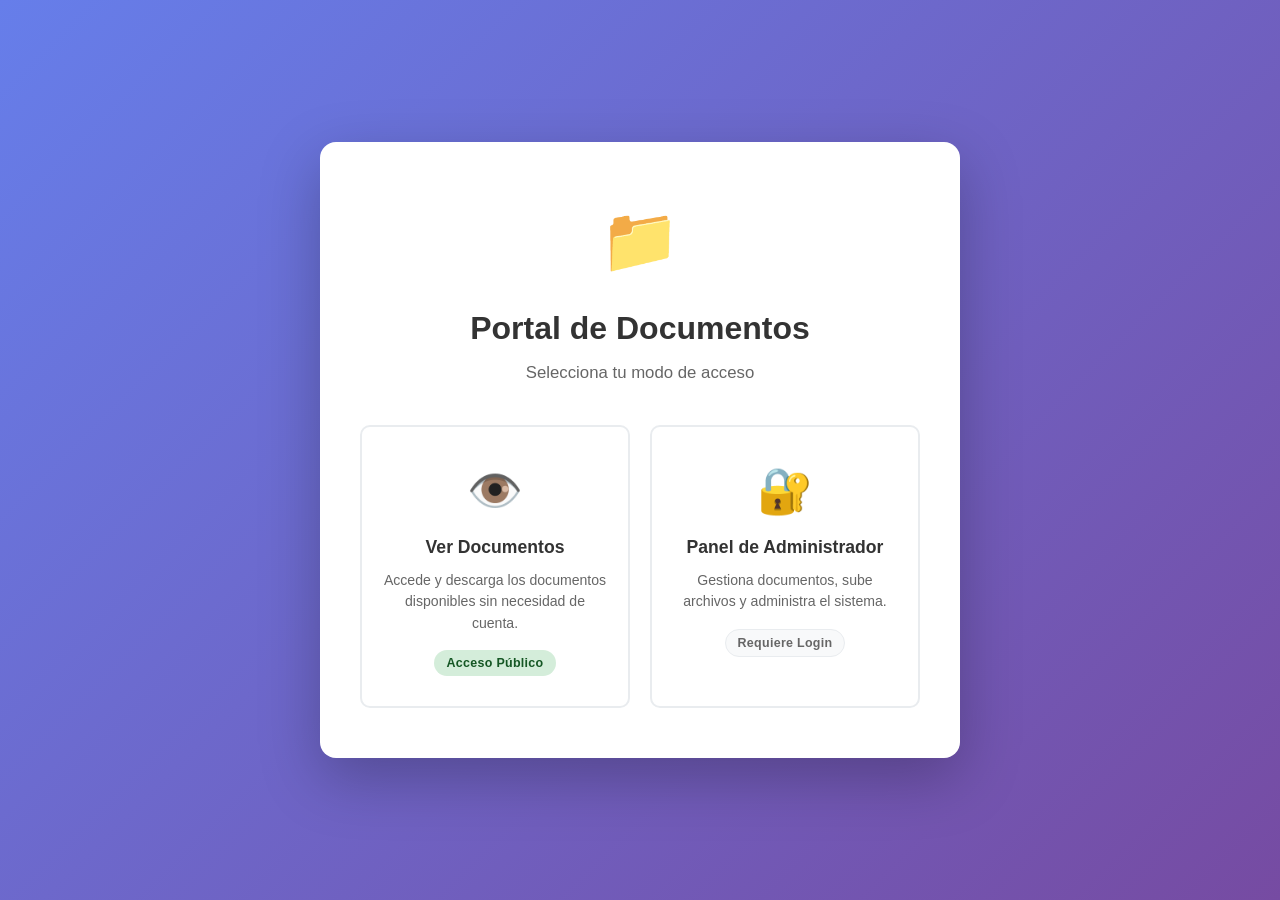
<file: index.html>
<!DOCTYPE html>
<html lang="es">
<head>
  <meta charset="UTF-8">
  <meta name="viewport" content="width=device-width, initial-scale=1.0">
  <title>Portal de Documentos</title>
  <link rel="stylesheet" href="styles.css">
</head>
<body class="landing-body">

  <div class="landing-wrapper">
    <div class="landing-card">
      <div class="landing-logo">📁</div>
      <h1 class="landing-title">Portal de Documentos</h1>
      <p class="landing-subtitle">Selecciona tu modo de acceso</p>

      <div class="landing-options">
        <a href="user.html" class="option-card">
          <div class="option-icon">👁️</div>
          <h2>Ver Documentos</h2>
          <p>Accede y descarga los documentos disponibles sin necesidad de cuenta.</p>
          <span class="option-badge badge-public">Acceso Público</span>
        </a>

        <a href="admin.html" class="option-card">
          <div class="option-icon">🔐</div>
          <h2>Panel de Administrador</h2>
          <p>Gestiona documentos, sube archivos y administra el sistema.</p>
          <span class="option-badge badge-admin">Requiere Login</span>
        </a>
      </div>
    </div>
  </div>

</body>
</html>
</file>
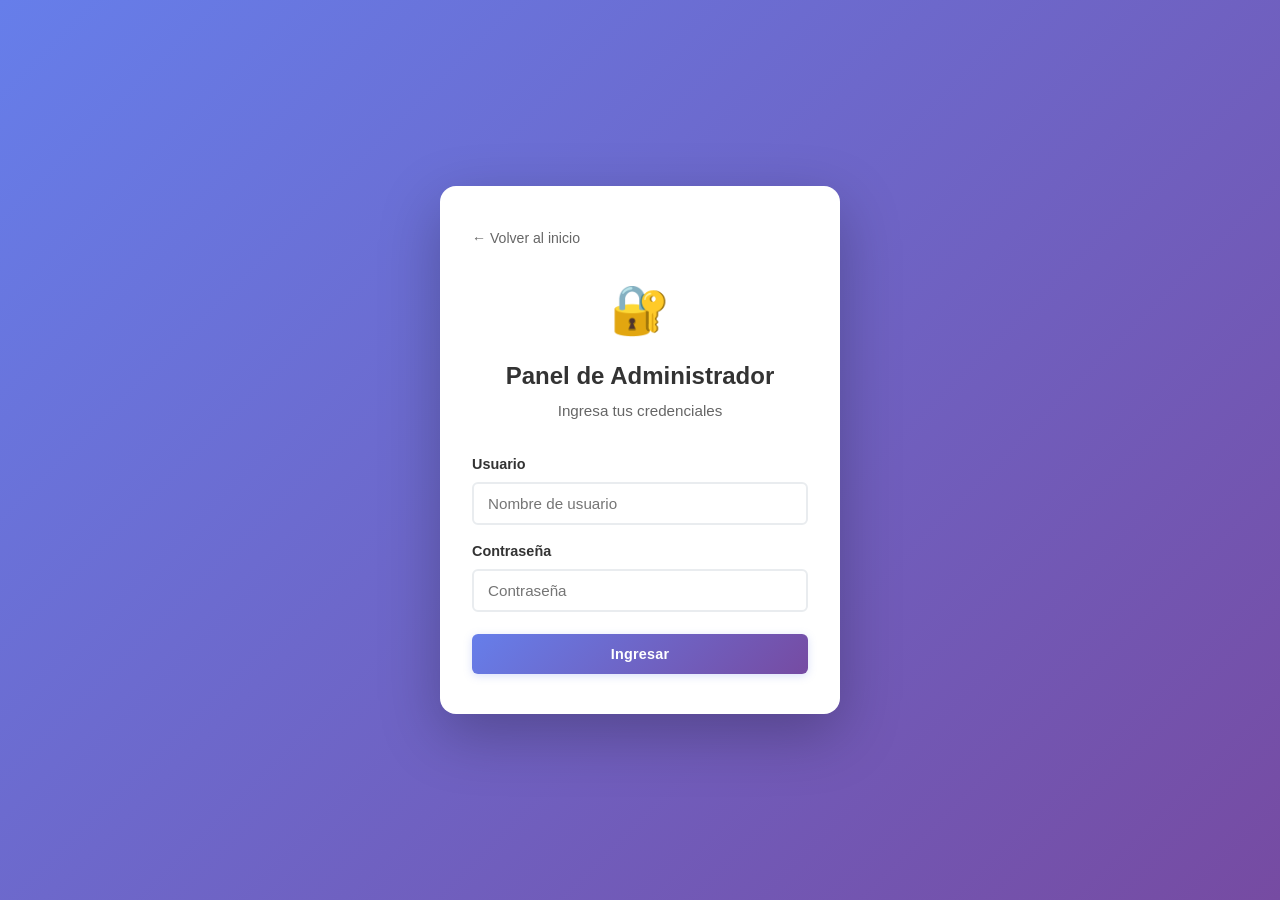
<file: admin.html>
<!DOCTYPE html>
<html lang="es">
<head>
  <meta charset="UTF-8">
  <meta name="viewport" content="width=device-width, initial-scale=1.0">
  <title>Administrador - Portal de Documentos</title>
  <link rel="stylesheet" href="styles.css">
</head>
<body class="admin-body">

  <!-- ===== PANTALLA DE LOGIN ===== -->
  <div id="loginScreen" class="login-screen">
    <div class="login-wrapper">
      <div class="login-card">
        <a href="index.html" class="back-link">← Volver al inicio</a>

        <div class="login-header">
          <div class="login-logo">🔐</div>
          <h1>Panel de Administrador</h1>
          <p class="login-subtitle">Ingresa tus credenciales</p>
        </div>

        <form id="loginForm" class="login-form" novalidate>
          <div class="form-group">
            <label for="loginUsername">Usuario</label>
            <input
              type="text"
              id="loginUsername"
              placeholder="Nombre de usuario"
              autocomplete="username"
              required
            >
          </div>
          <div class="form-group">
            <label for="loginPassword">Contraseña</label>
            <input
              type="password"
              id="loginPassword"
              placeholder="Contraseña"
              autocomplete="current-password"
              required
            >
          </div>
          <button type="submit" class="btn btn-primary btn-block">Ingresar</button>
        </form>

        <div id="loginMessage" class="status-message hidden"></div>

      </div>
    </div>
  </div>

  <!-- ===== PANEL DE ADMINISTRACIÓN ===== -->
  <div id="adminPanel" class="admin-layout hidden">

    <!-- Header -->
    <header class="admin-header">
      <div class="admin-header-inner">
        <div class="header-brand">
          <span class="header-logo">📁</span>
          <div>
            <h1>Portal de Documentos</h1>
            <p class="header-subtitle">Panel de Administración</p>
          </div>
        </div>
        <div class="header-actions">
          <span class="user-badge">👤 <span id="currentUser"></span></span>
          <a href="user.html" class="btn btn-outline" target="_blank">👁️ Vista Pública</a>
          <button id="logoutBtn" class="btn btn-secondary">🚪 Salir</button>
        </div>
      </div>

      <!-- Tabs de navegación -->
      <nav class="admin-tabs">
        <button id="tabDocuments" class="tab-btn active">📋 Documentos</button>
        <button id="tabUpload"    class="tab-btn">📤 Subir Archivo</button>
        <button id="tabUsers"     class="tab-btn">👥 Usuarios</button>
      </nav>
    </header>

    <!-- Contenido principal -->
    <main class="admin-main">

      <!-- Panel: Documentos -->
      <div id="panelDocuments" class="tab-panel">
        <div class="panel-header">
          <h2>Documentos</h2>
          <span class="doc-count" id="docCount">0 documentos</span>
        </div>
        <div id="documentList" class="document-list">
          <p class="empty-message">No hay documentos cargados aún.</p>
        </div>
      </div>

      <!-- Panel: Subir Archivo -->
      <div id="panelUpload" class="tab-panel hidden">
        <div class="panel-header">
          <h2>Subir Archivo</h2>
        </div>

        <div id="uploadArea" class="upload-area">
          <svg class="upload-svg" viewBox="0 0 24 24" fill="none" stroke="currentColor" stroke-width="1.5" stroke-linecap="round" stroke-linejoin="round">
            <path d="M21 15v4a2 2 0 0 1-2 2H5a2 2 0 0 1-2-2v-4"/>
            <polyline points="17 8 12 3 7 8"/>
            <line x1="12" y1="3" x2="12" y2="15"/>
          </svg>
          <h3>Arrastra un archivo aquí</h3>
          <p>o haz clic para seleccionar</p>
          <p class="upload-hint">PDF, Word, Excel, PowerPoint, TXT, JPG, PNG, ZIP — Máx. 5 MB</p>
          <input
            type="file"
            id="fileInput"
            accept=".pdf,.doc,.docx,.xls,.xlsx,.ppt,.pptx,.txt,.jpg,.jpeg,.png,.zip"
            style="display:none"
          >
        </div>

        <div id="filePreview" class="file-preview hidden">
          <div class="file-preview-info">
            <span class="file-icon-sm">📎</span>
            <div>
              <p class="file-preview-name" id="filePreviewName"></p>
              <p class="file-preview-size" id="filePreviewSize"></p>
            </div>
          </div>
          <div class="file-preview-actions">
            <button id="uploadBtn" class="btn btn-primary">📤 Subir Documento</button>
            <button id="cancelUploadBtn" class="btn btn-secondary">Cancelar</button>
          </div>
        </div>

        <div id="uploadStatus" class="status-message hidden"></div>
        <div id="storageUsage" class="storage-info"></div>
      </div>

      <!-- Panel: Usuarios (solo Admin Principal) -->
      <div id="panelUsers" class="tab-panel hidden">
        <div class="panel-header">
          <h2>Gestión de Usuarios</h2>
        </div>

        <div class="users-layout">
          <div class="users-list-section">
            <h3>Administradores registrados</h3>
            <div id="usersList" class="users-list"></div>
          </div>

          <div class="create-user-section">
            <h3>Crear nuevo administrador</h3>
            <form id="createUserForm" class="create-user-form" novalidate>
              <div class="form-group">
                <label for="newUsername">Usuario</label>
                <input type="text" id="newUsername" placeholder="Nombre de usuario" minlength="3" required>
              </div>
              <div class="form-group">
                <label for="newPassword">Contraseña</label>
                <input type="password" id="newPassword" placeholder="Contraseña (mín. 4 caracteres)" minlength="4" required>
              </div>
              <button type="submit" class="btn btn-primary btn-block">Crear Administrador</button>
            </form>
            <div id="userMessage" class="status-message hidden"></div>
          </div>
        </div>
      </div>

    </main>
  </div>

  <!-- ===== MODAL: CONFIRMAR ELIMINACIÓN ===== -->
  <div id="deleteModal" class="modal hidden" role="dialog" aria-modal="true">
    <div class="modal-content">
      <div class="modal-icon">🗑️</div>
      <h3>Confirmar eliminación</h3>
      <p>¿Seguro que deseas eliminar este archivo? Esta acción no se puede deshacer.</p>
      <p class="modal-filename" id="fileToDeleteName"></p>
      <div class="modal-actions">
        <button id="confirmDeleteBtn" class="btn btn-danger">Eliminar</button>
        <button id="cancelDeleteBtn"  class="btn btn-secondary">Cancelar</button>
      </div>
    </div>
  </div>

  <script src="js/storage.js"></script>
  <script src="js/auth.js"></script>
  <script src="js/admin.js"></script>
</body>
</html>
</file>
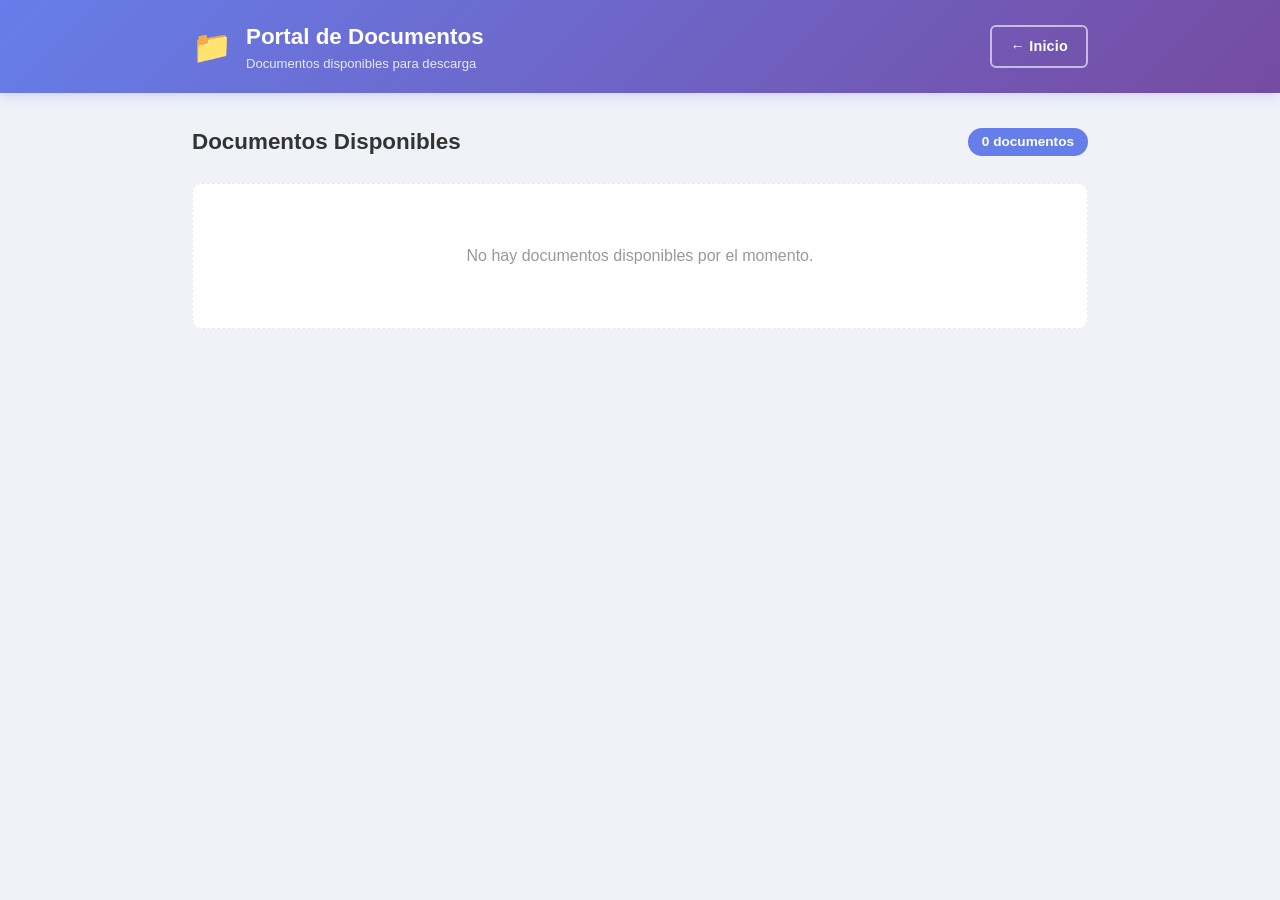
<file: user.html>
<!DOCTYPE html>
<html lang="es">
<head>
  <meta charset="UTF-8">
  <meta name="viewport" content="width=device-width, initial-scale=1.0">
  <title>Documentos</title>
  <link rel="stylesheet" href="styles.css">
</head>
<body class="user-body">

  <header class="user-header">
    <div class="user-header-inner">
      <div class="header-brand">
        <span class="header-logo">📁</span>
        <div>
          <h1>Portal de Documentos</h1>
          <p class="header-subtitle">Documentos disponibles para descarga</p>
        </div>
      </div>
      <a href="index.html" class="btn btn-outline">← Inicio</a>
    </div>
  </header>

  <main class="user-main">
    <div class="panel-header">
      <h2>Documentos Disponibles</h2>
      <span class="doc-count" id="docCount">0 documentos</span>
    </div>
    <div id="documentList" class="document-list">
      <p class="empty-message">No hay documentos disponibles por el momento.</p>
    </div>
  </main>

  <script src="js/storage.js"></script>
  <script src="js/user.js"></script>
</body>
</html>
</file>
<file: styles.css>
/* ================================================
   PORTAL DE DOCUMENTOS — ESTILOS PRINCIPALES
   ================================================ */

/* ===== VARIABLES ===== */
:root {
  --primary:          #667eea;
  --primary-dark:     #764ba2;
  --primary-gradient: linear-gradient(135deg, #667eea 0%, #764ba2 100%);
  --danger:           #dc3545;
  --danger-dark:      #c82333;
  --text:             #333333;
  --text-muted:       #666666;
  --text-light:       #999999;
  --border:           #e9ecef;
  --bg-light:         #f8f9fa;
  --bg-page:          #f0f2f8;
  --white:            #ffffff;
  --shadow-sm:        0 2px 8px rgba(0,0,0,0.08);
  --shadow:           0 4px 20px rgba(0,0,0,0.12);
  --shadow-lg:        0 20px 60px rgba(0,0,0,0.25);
  --radius-sm:        6px;
  --radius:           10px;
  --radius-lg:        16px;
  --header-height:    120px;
}

/* ===== RESET & BASE ===== */
*, *::before, *::after { margin: 0; padding: 0; box-sizing: border-box; }

body {
  font-family: 'Segoe UI', Tahoma, Geneva, Verdana, sans-serif;
  color: var(--text);
  min-height: 100vh;
  line-height: 1.5;
}

a { text-decoration: none; color: inherit; }

.hidden { display: none !important; }


/* ================================================
   PÁGINA DE INICIO (LANDING)
   ================================================ */

.landing-body {
  background: var(--primary-gradient);
  display: flex;
  align-items: center;
  justify-content: center;
  min-height: 100vh;
  padding: 20px;
}

.landing-wrapper {
  width: 100%;
  max-width: 640px;
}

.landing-card {
  background: var(--white);
  border-radius: var(--radius-lg);
  padding: 50px 40px;
  text-align: center;
  box-shadow: var(--shadow-lg);
}

.landing-logo {
  font-size: 4em;
  margin-bottom: 16px;
}

.landing-title {
  font-size: 2em;
  font-weight: 700;
  color: var(--text);
  margin-bottom: 8px;
}

.landing-subtitle {
  color: var(--text-muted);
  font-size: 1.05em;
  margin-bottom: 40px;
}

.landing-options {
  display: grid;
  grid-template-columns: 1fr 1fr;
  gap: 20px;
}

.option-card {
  display: flex;
  flex-direction: column;
  align-items: center;
  gap: 10px;
  padding: 30px 20px;
  border: 2px solid var(--border);
  border-radius: var(--radius);
  cursor: pointer;
  transition: all 0.25s ease;
  color: var(--text);
}

.option-card:hover {
  border-color: var(--primary);
  box-shadow: 0 8px 30px rgba(102,126,234,0.15);
  transform: translateY(-4px);
}

.option-icon {
  font-size: 2.8em;
}

.option-card h2 {
  font-size: 1.1em;
  font-weight: 700;
  color: var(--text);
}

.option-card p {
  font-size: 0.88em;
  color: var(--text-muted);
  text-align: center;
  line-height: 1.5;
}

.option-badge {
  margin-top: 6px;
  padding: 4px 12px;
  border-radius: 20px;
  font-size: 0.78em;
  font-weight: 600;
  letter-spacing: 0.3px;
}

.badge-public {
  background: #d4edda;
  color: #155724;
}

.badge-admin {
  background: #fff3cd;
  color: #856404;
}


/* ================================================
   LOGIN (ADMIN)
   ================================================ */

.admin-body { background: var(--bg-page); }

.login-screen {
  position: fixed;
  inset: 0;
  background: var(--primary-gradient);
  display: flex;
  align-items: center;
  justify-content: center;
  z-index: 2000;
  padding: 20px;
}

.login-wrapper {
  width: 100%;
  max-width: 400px;
}

.login-card {
  background: var(--white);
  border-radius: var(--radius-lg);
  padding: 40px 32px;
  box-shadow: var(--shadow-lg);
}

.back-link {
  display: inline-block;
  margin-bottom: 24px;
  font-size: 0.88em;
  color: var(--text-muted);
  transition: color 0.2s;
}

.back-link:hover { color: var(--primary); }

.login-header {
  text-align: center;
  margin-bottom: 32px;
}

.login-logo {
  font-size: 3em;
  margin-bottom: 12px;
}

.login-header h1 {
  font-size: 1.5em;
  font-weight: 700;
  margin-bottom: 6px;
}

.login-subtitle {
  color: var(--text-muted);
  font-size: 0.95em;
}

.login-form { display: flex; flex-direction: column; gap: 16px; }

.form-group { display: flex; flex-direction: column; gap: 6px; }

.form-group label {
  font-weight: 600;
  font-size: 0.9em;
  color: var(--text);
}

.form-group input {
  width: 100%;
  padding: 11px 14px;
  border: 2px solid var(--border);
  border-radius: var(--radius-sm);
  font-size: 0.95em;
  font-family: inherit;
  color: var(--text);
  transition: border-color 0.2s, box-shadow 0.2s;
}

.form-group input:focus {
  outline: none;
  border-color: var(--primary);
  box-shadow: 0 0 0 3px rgba(102,126,234,0.15);
}

.login-hint {
  margin-top: 20px;
  padding: 12px;
  background: var(--bg-light);
  border-radius: var(--radius-sm);
  text-align: center;
  color: var(--text-muted);
}

.login-hint code {
  background: var(--border);
  padding: 1px 6px;
  border-radius: 4px;
  font-family: 'Courier New', monospace;
  font-size: 0.9em;
  color: var(--text);
}


/* ================================================
   PANEL DE ADMINISTRACIÓN
   ================================================ */

.admin-layout {
  display: flex;
  flex-direction: column;
  min-height: 100vh;
  background: var(--bg-page);
}

/* Header del panel */
.admin-header {
  background: var(--primary-gradient);
  color: white;
  position: sticky;
  top: 0;
  z-index: 100;
  box-shadow: 0 2px 12px rgba(102,126,234,0.3);
}

.admin-header-inner {
  display: flex;
  align-items: center;
  justify-content: space-between;
  gap: 16px;
  padding: 18px 32px;
  flex-wrap: wrap;
}

.header-brand {
  display: flex;
  align-items: center;
  gap: 14px;
}

.header-logo { font-size: 2em; }

.header-brand h1 {
  font-size: 1.4em;
  font-weight: 700;
  color: white;
}

.header-subtitle {
  font-size: 0.82em;
  opacity: 0.85;
  color: white;
}

.header-actions {
  display: flex;
  align-items: center;
  gap: 10px;
  flex-wrap: wrap;
}

.user-badge {
  background: rgba(255,255,255,0.2);
  padding: 6px 14px;
  border-radius: 20px;
  font-size: 0.88em;
  color: white;
  font-weight: 600;
}

/* Tabs de navegación */
.admin-tabs {
  display: flex;
  gap: 4px;
  padding: 0 32px;
  border-top: 1px solid rgba(255,255,255,0.15);
}

.tab-btn {
  padding: 12px 20px;
  background: transparent;
  border: none;
  border-bottom: 3px solid transparent;
  color: rgba(255,255,255,0.75);
  font-size: 0.9em;
  font-weight: 600;
  font-family: inherit;
  cursor: pointer;
  transition: all 0.2s;
  white-space: nowrap;
}

.tab-btn:hover { color: white; }

.tab-btn.active {
  color: white;
  border-bottom-color: white;
}

/* Contenido principal */
.admin-main {
  flex: 1;
  padding: 32px;
  max-width: 960px;
  width: 100%;
  margin: 0 auto;
}

/* Panel de pestaña */
.tab-panel { animation: fadeUp 0.2s ease; }

.panel-header {
  display: flex;
  align-items: center;
  justify-content: space-between;
  margin-bottom: 24px;
  flex-wrap: wrap;
  gap: 10px;
}

.panel-header h2 {
  font-size: 1.4em;
  color: var(--text);
}


/* ================================================
   VISTA PÚBLICA (USER)
   ================================================ */

.user-body { background: var(--bg-page); }

.user-header {
  background: var(--primary-gradient);
  color: white;
  box-shadow: 0 2px 12px rgba(102,126,234,0.3);
}

.user-header-inner {
  display: flex;
  align-items: center;
  justify-content: space-between;
  gap: 16px;
  padding: 20px 32px;
  max-width: 960px;
  margin: 0 auto;
  flex-wrap: wrap;
}

.user-main {
  max-width: 960px;
  margin: 32px auto;
  padding: 0 32px;
}


/* ================================================
   LISTA DE DOCUMENTOS
   ================================================ */

.document-list {
  display: flex;
  flex-direction: column;
  gap: 12px;
}

.document-card {
  display: flex;
  align-items: center;
  gap: 16px;
  background: var(--white);
  border: 1px solid var(--border);
  border-radius: var(--radius);
  padding: 18px 20px;
  transition: all 0.2s ease;
  animation: fadeUp 0.25s ease;
}

.document-card:hover {
  border-color: var(--primary);
  box-shadow: var(--shadow);
  transform: translateY(-2px);
}

.doc-icon { font-size: 2.2em; flex-shrink: 0; }

.doc-info { flex: 1; min-width: 0; }

.doc-name {
  font-weight: 600;
  color: var(--text);
  font-size: 0.95em;
  white-space: nowrap;
  overflow: hidden;
  text-overflow: ellipsis;
  margin-bottom: 4px;
}

.doc-meta {
  display: flex;
  flex-wrap: wrap;
  gap: 14px;
  font-size: 0.82em;
  color: var(--text-muted);
}

.doc-actions {
  display: flex;
  gap: 8px;
  flex-shrink: 0;
}

.empty-message {
  text-align: center;
  color: var(--text-light);
  padding: 60px 20px;
  font-size: 1em;
  background: var(--white);
  border-radius: var(--radius);
  border: 1px dashed var(--border);
}

.doc-count {
  background: var(--primary);
  color: white;
  padding: 4px 14px;
  border-radius: 20px;
  font-size: 0.85em;
  font-weight: 600;
}


/* ================================================
   ÁREA DE CARGA
   ================================================ */

.upload-area {
  border: 2px dashed var(--primary);
  border-radius: var(--radius);
  padding: 50px 30px;
  text-align: center;
  cursor: pointer;
  background: linear-gradient(to bottom, #f8f9ff, var(--white));
  transition: all 0.25s ease;
  margin-bottom: 16px;
}

.upload-area:hover {
  border-color: var(--primary-dark);
  background: linear-gradient(to bottom, #f0f2ff, var(--white));
  box-shadow: 0 8px 30px rgba(102,126,234,0.1);
}

.upload-area.drag-over {
  border-color: var(--primary-dark);
  background: linear-gradient(to bottom, #e8ebff, var(--white));
  transform: scale(1.01);
  box-shadow: 0 12px 40px rgba(102,126,234,0.15);
}

.upload-svg {
  width: 56px;
  height: 56px;
  color: var(--primary);
  margin-bottom: 16px;
  opacity: 0.9;
}

.upload-area h3 {
  font-size: 1.2em;
  color: var(--text);
  margin-bottom: 6px;
}

.upload-area > p {
  color: var(--text-muted);
  font-size: 0.9em;
}

.upload-hint {
  margin-top: 10px;
  font-size: 0.8em !important;
  color: var(--text-light) !important;
}

/* Vista previa del archivo seleccionado */
.file-preview {
  display: flex;
  align-items: center;
  justify-content: space-between;
  gap: 16px;
  background: var(--bg-light);
  border: 1px solid var(--border);
  border-radius: var(--radius);
  padding: 16px 20px;
  margin-bottom: 12px;
  animation: fadeUp 0.2s ease;
  flex-wrap: wrap;
}

.file-preview-info {
  display: flex;
  align-items: center;
  gap: 12px;
  flex: 1;
}

.file-icon-sm { font-size: 1.8em; }

.file-preview-name {
  font-weight: 600;
  color: var(--text);
  font-size: 0.95em;
  word-break: break-word;
}

.file-preview-size {
  font-size: 0.82em;
  color: var(--text-muted);
  margin-top: 2px;
}

.file-preview-actions { display: flex; gap: 10px; flex-shrink: 0; }

/* Indicador de almacenamiento */
.storage-info {
  font-size: 0.82em;
  color: var(--text-muted);
  margin-top: 8px;
  padding: 8px 12px;
  background: var(--bg-light);
  border-radius: var(--radius-sm);
  border-left: 3px solid var(--primary);
}

.storage-info.warning {
  border-left-color: #e6a817;
  background: #fff8e1;
  color: #856404;
}


/* ================================================
   GESTIÓN DE USUARIOS
   ================================================ */

.users-layout {
  display: grid;
  grid-template-columns: 1fr 1fr;
  gap: 28px;
  align-items: start;
}

.users-list-section h3,
.create-user-section h3 {
  font-size: 1em;
  font-weight: 700;
  color: var(--text);
  margin-bottom: 14px;
  padding-bottom: 10px;
  border-bottom: 1px solid var(--border);
}

.users-list {
  display: flex;
  flex-direction: column;
  gap: 8px;
}

.user-item {
  display: flex;
  align-items: center;
  justify-content: space-between;
  gap: 12px;
  padding: 12px 16px;
  background: var(--white);
  border: 1px solid var(--border);
  border-radius: var(--radius-sm);
}

.user-info { display: flex; align-items: center; gap: 10px; }

.user-name { font-weight: 600; font-size: 0.92em; }

.badge {
  padding: 3px 10px;
  border-radius: 12px;
  font-size: 0.75em;
  font-weight: 600;
}

.badge-super {
  background: var(--primary-gradient);
  color: white;
}

.badge-admin {
  background: var(--bg-light);
  color: var(--text-muted);
  border: 1px solid var(--border);
}

.create-user-section {
  background: var(--white);
  border: 1px solid var(--border);
  border-radius: var(--radius);
  padding: 20px;
}

.create-user-form { display: flex; flex-direction: column; gap: 14px; }


/* ================================================
   BOTONES
   ================================================ */

.btn {
  display: inline-flex;
  align-items: center;
  justify-content: center;
  gap: 6px;
  padding: 9px 18px;
  border: none;
  border-radius: var(--radius-sm);
  font-family: inherit;
  font-size: 0.9em;
  font-weight: 600;
  cursor: pointer;
  transition: all 0.2s ease;
  white-space: nowrap;
  letter-spacing: 0.2px;
}

.btn:disabled {
  opacity: 0.6;
  cursor: not-allowed;
  transform: none !important;
}

.btn-primary {
  background: var(--primary-gradient);
  color: white;
  box-shadow: 0 2px 8px rgba(102,126,234,0.25);
}

.btn-primary:hover:not(:disabled) {
  transform: translateY(-1px);
  box-shadow: 0 6px 16px rgba(102,126,234,0.35);
}

.btn-secondary {
  background: var(--bg-light);
  color: var(--text-muted);
  border: 1px solid var(--border);
}

.btn-secondary:hover:not(:disabled) {
  background: var(--border);
  color: var(--text);
}

.btn-danger {
  background: var(--danger);
  color: white;
  box-shadow: 0 2px 8px rgba(220,53,69,0.2);
}

.btn-danger:hover:not(:disabled) {
  background: var(--danger-dark);
  transform: translateY(-1px);
  box-shadow: 0 6px 16px rgba(220,53,69,0.3);
}

.btn-outline {
  background: transparent;
  color: white;
  border: 2px solid rgba(255,255,255,0.6);
}

.btn-outline:hover {
  background: rgba(255,255,255,0.15);
  border-color: white;
}

.btn-outline-primary {
  background: transparent;
  color: var(--primary);
  border: 2px solid var(--primary);
}

.btn-outline-primary:hover {
  background: var(--primary);
  color: white;
}

.btn-block { width: 100%; margin-top: 6px; padding: 12px; }

.btn-sm { padding: 6px 12px; font-size: 0.82em; }


/* ================================================
   MENSAJES DE ESTADO
   ================================================ */

.status-message {
  padding: 12px 16px;
  border-radius: var(--radius-sm);
  font-size: 0.9em;
  font-weight: 500;
  border-left: 4px solid transparent;
  animation: fadeUp 0.2s ease;
}

.status-message.success {
  background: #d4edda;
  color: #155724;
  border-left-color: #28a745;
}

.status-message.error {
  background: #f8d7da;
  color: #721c24;
  border-left-color: var(--danger);
}

.status-message.info {
  background: #d1ecf1;
  color: #0c5460;
  border-left-color: #17a2b8;
}

.panel-banner { margin-bottom: 16px; }


/* ================================================
   MODAL
   ================================================ */

.modal {
  position: fixed;
  inset: 0;
  background: rgba(0,0,0,0.55);
  display: flex;
  align-items: center;
  justify-content: center;
  z-index: 1000;
  padding: 20px;
  animation: fadeIn 0.2s ease;
}

.modal-content {
  background: var(--white);
  border-radius: var(--radius-lg);
  padding: 36px 32px;
  max-width: 400px;
  width: 100%;
  text-align: center;
  box-shadow: var(--shadow-lg);
  animation: scaleIn 0.2s ease;
}

.modal-icon { font-size: 2.5em; margin-bottom: 16px; }

.modal-content h3 {
  font-size: 1.2em;
  margin-bottom: 12px;
  color: var(--text);
}

.modal-content p {
  color: var(--text-muted);
  font-size: 0.92em;
  margin-bottom: 6px;
}

.modal-filename {
  font-weight: 700;
  color: var(--danger);
  word-break: break-word;
  margin: 14px 0;
}

.modal-actions {
  display: flex;
  gap: 10px;
  margin-top: 24px;
}

.modal-actions .btn { flex: 1; }


/* ================================================
   ANIMACIONES
   ================================================ */

@keyframes fadeUp {
  from { opacity: 0; transform: translateY(10px); }
  to   { opacity: 1; transform: translateY(0); }
}

@keyframes fadeIn {
  from { opacity: 0; }
  to   { opacity: 1; }
}

@keyframes scaleIn {
  from { opacity: 0; transform: scale(0.95); }
  to   { opacity: 1; transform: scale(1); }
}


/* ================================================
   RESPONSIVE
   ================================================ */

@media (max-width: 768px) {
  .landing-options { grid-template-columns: 1fr; }

  .admin-header-inner { padding: 14px 20px; }
  .admin-tabs { padding: 0 20px; }
  .admin-main { padding: 20px; }

  .user-header-inner { padding: 16px 20px; }
  .user-main { padding: 0 20px; margin: 20px auto; }

  .header-brand h1 { font-size: 1.1em; }
  .header-actions { gap: 8px; }

  .tab-btn { padding: 10px 14px; font-size: 0.82em; }

  .document-card { flex-wrap: wrap; }
  .doc-actions { width: 100%; justify-content: flex-end; }

  .users-layout { grid-template-columns: 1fr; }

  .file-preview { flex-direction: column; align-items: flex-start; }
  .file-preview-actions { width: 100%; }
  .file-preview-actions .btn { flex: 1; }
}

@media (max-width: 480px) {
  .landing-card { padding: 32px 20px; }
  .login-card { padding: 28px 20px; }

  .admin-header-inner { flex-direction: column; align-items: flex-start; }
  .header-actions { width: 100%; justify-content: flex-end; }

  .upload-area { padding: 32px 20px; }

  .modal-content { padding: 28px 20px; }
  .modal-actions { flex-direction: column; }
}
</file>
